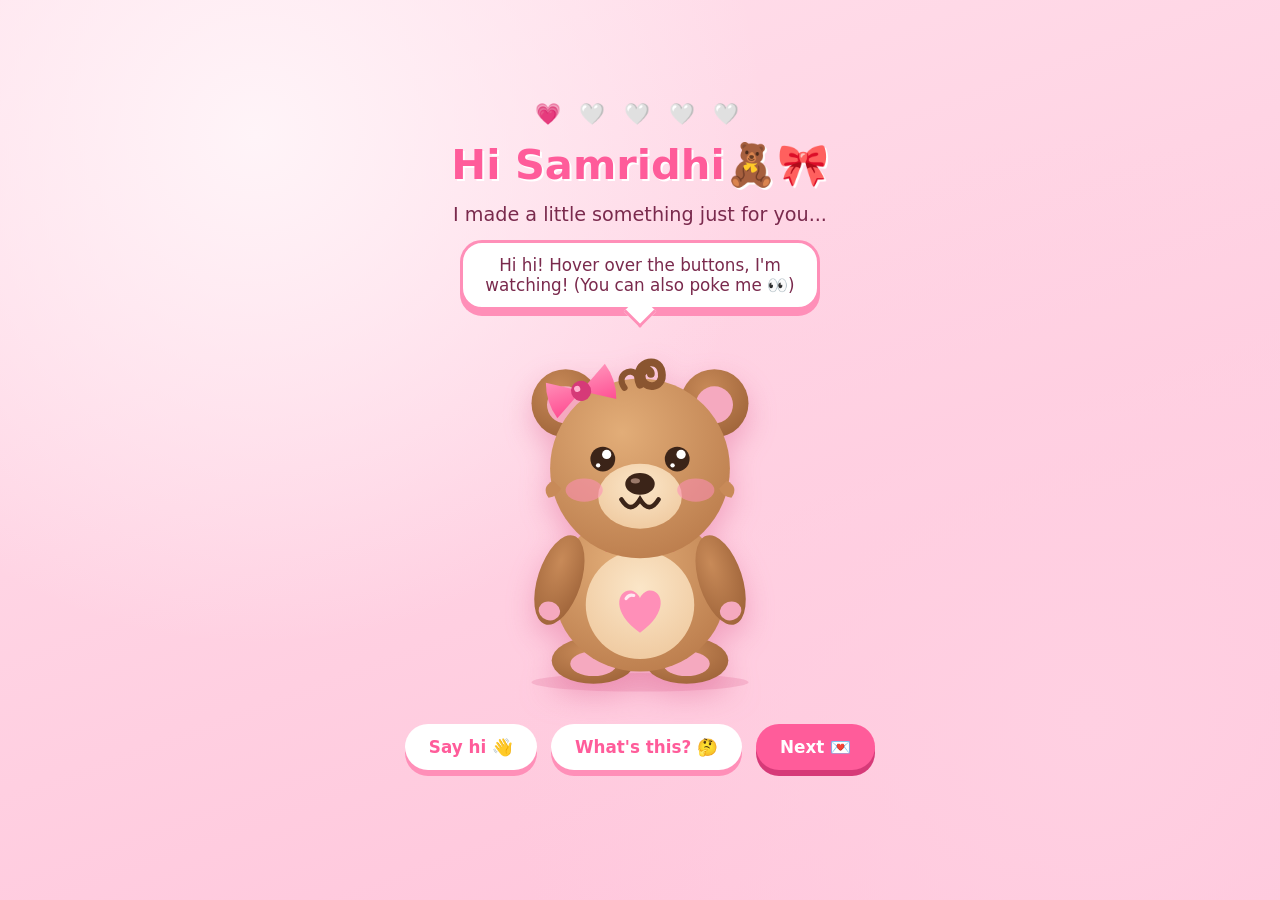
<file: index.html>
<!DOCTYPE html>
<html lang="en">
<head>
  <meta charset="UTF-8">
  <meta name="viewport" content="width=device-width, initial-scale=1">
  <title>Hi SAM 🧸🎀</title>
  <link rel="stylesheet" href="style.css">
</head>
<body data-start-wave="1">
  <main>
    <div class="progress">💗 🤍 🤍 🤍 🤍</div>
    <h1>Hi <span class="her-name"></span>🧸🎀</h1>
    <p class="sub">I made a little something just for you...</p>

    <div class="bubble">Hi hi! Hover over the buttons, I'm watching! (You can also poke me 👀)</div>
    <div class="bear-wrap"></div>

    <div class="btn-row">
      <button class="btn soft" data-mood="happy" data-say="Hiiii! 👋 So nice to meet you!" data-hover="Say hi to me! 👋" data-wave="1" data-stay="1">Say hi 👋</button>
      <button class="btn soft" data-mood="surprised" data-say="It's a surprise... keep going 🤫" data-hover="Ooh, curious? 👀" data-anim="boing" data-stay="1">What's this? 🤔</button>
      <a class="btn" href="page2.html" data-mood="love" data-say="Yay, let's go! 💕" data-hover="Come with me! 💌">Next 💌</a>
    </div>
  </main>
  <script src="config.js"></script>
  <script src="bear.js"></script>
</body>
</html>
</file>
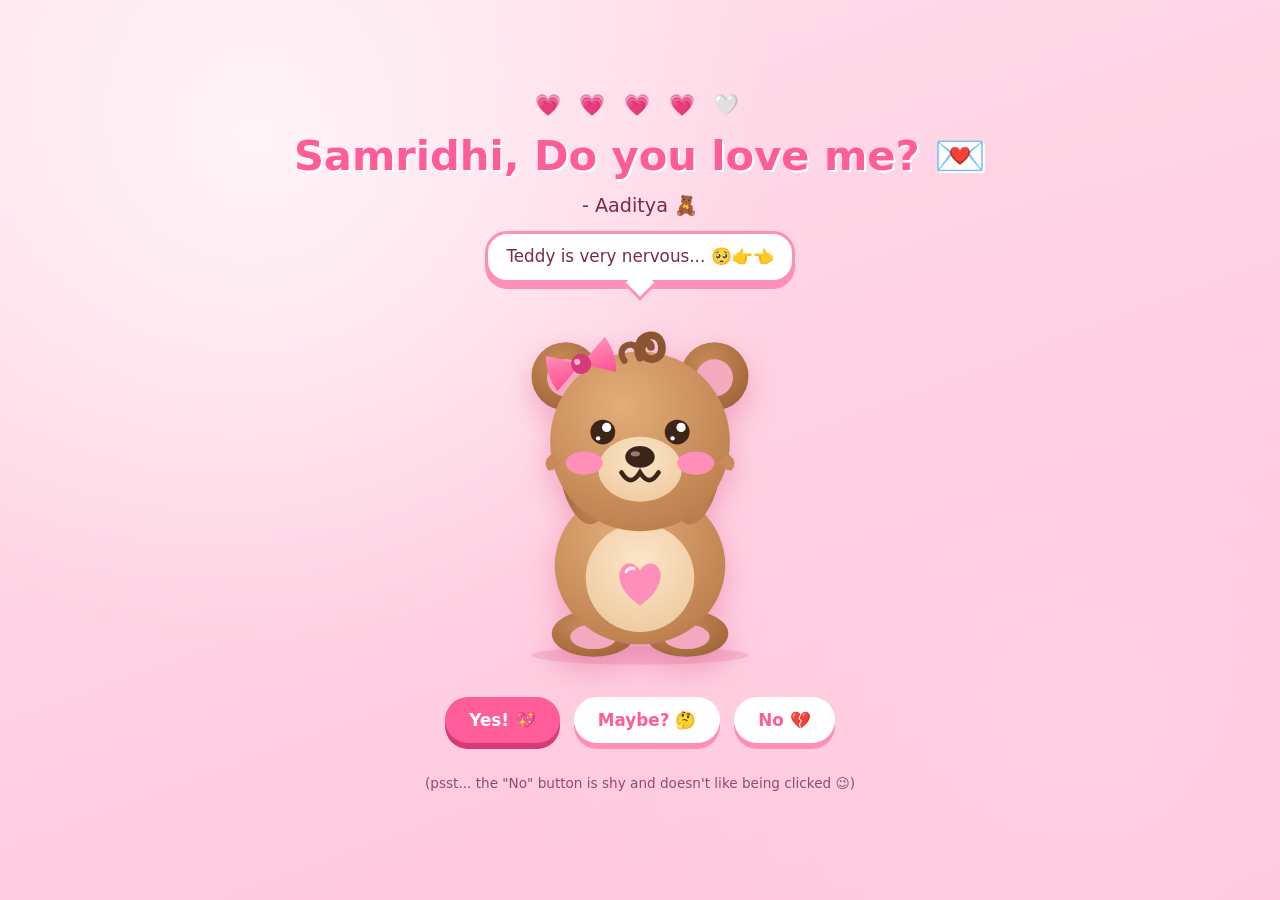
<file: ask.html>
<!DOCTYPE html>
<html lang="en">
<head>
  <meta charset="UTF-8">
  <meta name="viewport" content="width=device-width, initial-scale=1">
  <title>One question 💌</title>
  <link rel="stylesheet" href="style.css">
</head>
<body data-mood="shy">
  <main>
    <div class="progress">💗 💗 💗 💗 🤍</div>
    <h1> 
      <span class="her-name"></span>, Do you love me? 💌
    </h1>
    <p class="sub">- <span class="your-name"></span> 🧸</p>

    <div class="bubble">Teddy is very nervous... 🥺👉👈</div>
    <div class="bear-wrap"></div>

    <div class="btn-row">
      <a class="btn" id="yes" href="yes.html" data-mood="love" data-say="YESSS!! 💖💖💖" data-hover="Pleaaase say yes! 🥹💗" data-confetti="1">Yes! 💖</a>
      <button class="btn soft" id="maybe" data-mood="shy" data-hover="Hmm? Really? 🥺" data-stay="1">Maybe? 🤔</button>
      <button class="btn soft dodge" id="no" data-mood="sad" data-hover="Nooo don't press that 😭" data-stay="1">No 💔</button>
    </div>
    <p class="note">(psst... the "No" button is shy and doesn't like being clicked 😉)</p>
  </main>
  <script src="config.js"></script>
  <script src="bear.js"></script>
  <script>
    // "No" runs away
    const no = document.getElementById("no");
    const row = document.querySelector(".btn-row");
    const yes = document.getElementById("yes");
    let tries = 0;
    function dodge() {
      tries++;
      const maxX = Math.min(row.clientWidth, window.innerWidth) / 2 - 60;
      const x = (Math.random() * 2 - 1) * Math.max(maxX, 80);
      const y = (Math.random() * 2 - 1) * 90;
      no.style.position = "relative";
      no.style.left = x + "px";
      no.style.top = y + "px";
      const lines = [
        "Hehe, missed! 😜", "Too slow! 💨", "You can't catch it! 🏃",
        "Teddy is crying... 😭", "Just press Yes 🥺💗"
      ];
      Bear.say(lines[Math.min(tries - 1, lines.length - 1)]);
      Bear.mood("sad");
      Bear.anim("wiggle");
      const d = Bear.dirTo(no);
      Bear.look(d.dx, d.dy);
      // the Yes button grows each time she tries to say no 😄
      yes.style.transform = "scale(" + Math.min(1 + tries * 0.12, 1.8) + ")";
    }
    no.addEventListener("mouseenter", dodge);
    no.addEventListener("touchstart", (e) => { e.preventDefault(); dodge(); }, { passive: false });
    no.addEventListener("click", dodge);

    // "Maybe" slowly turns into a yes 😏
    const maybe = document.getElementById("maybe");
    const maybeSteps = [
      { btn: "Maybe yes? 😏", say: "Maybe YES?! Teddy heard that! 👀" },
      { btn: "Okay, yes? 🥰", say: "Ooh, it's getting warmer... 🔥💗" },
      { btn: "YES! 💖", say: "She said yes!!! 🎉", go: true },
    ];
    let m = 0;
    maybe.addEventListener("click", () => {
      const step = maybeSteps[Math.min(m, maybeSteps.length - 1)];
      m++;
      Bear.say(step.say);
      Bear.mood(step.go ? "love" : "shy");
      Bear.jump();
      maybe.textContent = step.btn;
      if (step.go) {
        window.confetti(50);
        setTimeout(() => (window.location.href = "yes.html"), 900);
      }
    });
  </script>
</body>
</html>
</file>
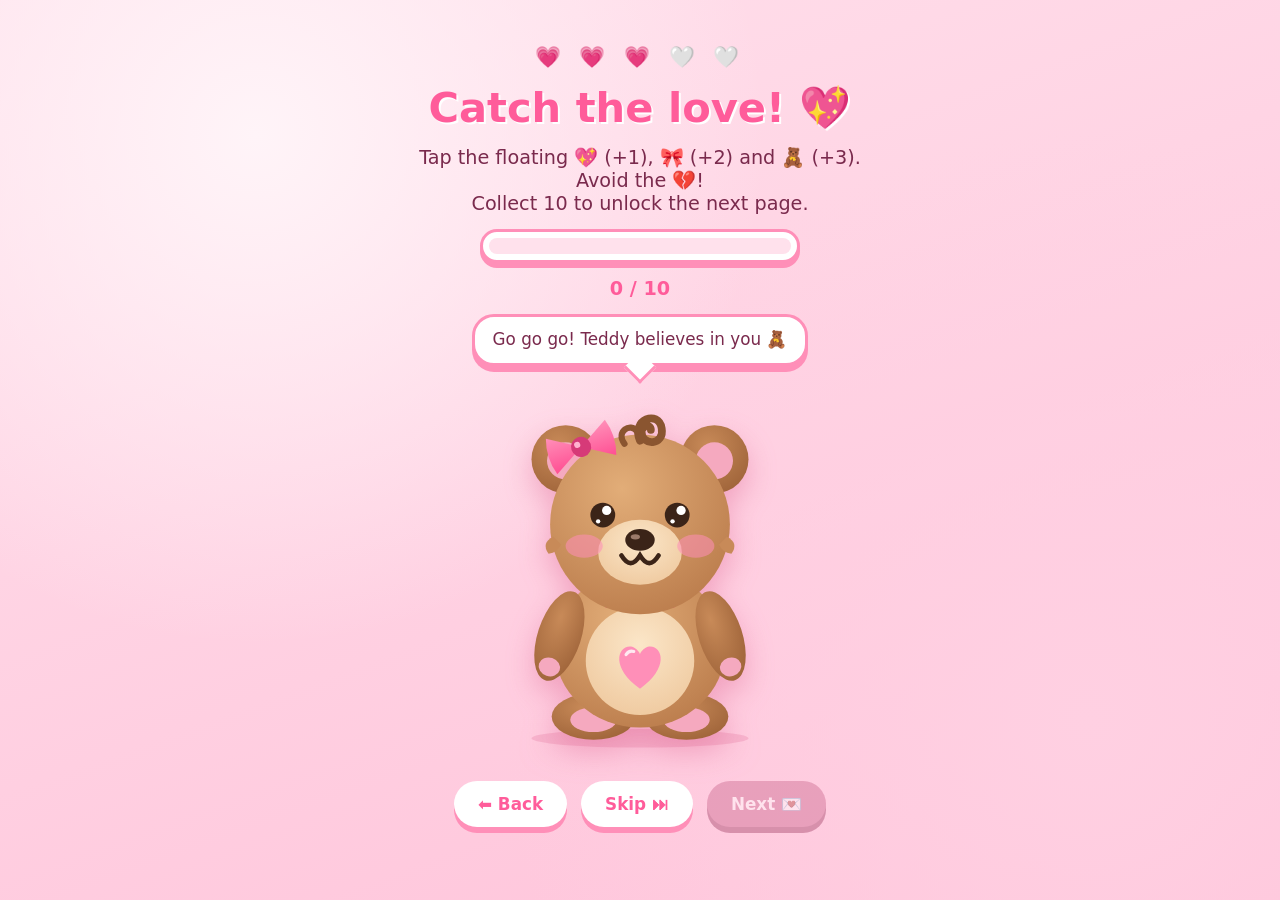
<file: game.html>
<!DOCTYPE html>
<html lang="en">
<head>
  <meta charset="UTF-8">
  <meta name="viewport" content="width=device-width, initial-scale=1">
  <title>Catch the hearts 🎮</title>
  <link rel="stylesheet" href="style.css">
</head>
<body>
  <main>
    <div class="progress">💗 💗 💗 🤍 🤍</div>
    <h1>Catch the love! 💖</h1>
    <p class="sub">Tap the floating 💖 (+1), 🎀 (+2) and 🧸 (+3). Avoid the 💔!<br>Collect 10 to unlock the next page.</p>

    <div class="hud"><div class="bar"><div class="fill" id="fill"></div></div></div>
    <div class="score-text" id="score">0 / 10</div>

    <div class="bubble" id="gameBubble">Go go go! Teddy believes in you 🧸</div>
    <div class="bear-wrap"></div>

    <div class="btn-row">
      <a class="btn soft" href="page2.html" data-mood="happy" data-say="Going back! ⬅️" data-hover="Back we go!">⬅ Back</a>
      <a class="btn soft" href="ask.html" data-mood="surprised" data-say="Skipping the game? 😮" data-hover="Skip? Really? 😮">Skip ⏭</a>
      <a class="btn locked" id="next" href="ask.html" data-mood="love" data-say="You did it!! 💖" data-hover="You're amazing! 💖">Next 💌</a>
    </div>
  </main>
  <script src="config.js"></script>
  <script src="bear.js"></script>
  <script>
    const GOAL = 10;
    let score = 0, won = false;
    const fill = document.getElementById("fill");
    const scoreEl = document.getElementById("score");
    const next = document.getElementById("next");

    function floatText(x, y, text) {
      const p = document.createElement("span");
      p.className = "plus";
      p.textContent = text;
      p.style.left = x + "px";
      p.style.top = y + "px";
      document.body.appendChild(p);
      setTimeout(() => p.remove(), 900);
    }

    function update() {
      scoreEl.textContent = score + " / " + GOAL;
      fill.style.width = Math.min(100, (score / GOAL) * 100) + "%";
    }

    function win() {
      won = true;
      document.querySelectorAll(".catchable").forEach((e) => e.remove());
      Bear.mood("love");
      Bear.baseMood = "love";
      Bear.say("YOU DID IT, " + (window.SITE ? window.SITE.herName : "my love") + "! 🎉💖 Teddy is so proud!");
      Bear.jump(); Bear.anim("spin"); window.confetti(70);
      next.classList.remove("locked");
    }

    function collect(el, type, e) {
      if (won) return;
      el.classList.add("popped");
      setTimeout(() => el.remove(), 300);
      const lines = {
        heart: ["Gotcha! 💖", "Nice one! 💗", "Love caught! 💕"],
        ribbon: ["A pretty ribbon! 🎀 +2", "Ooh fancy! 🎀"],
        bear: ["You found my friend! 🧸 +3", "Teddy hug! 🧸"],
        broken: ["Oops, not that one! 💔 −1", "Eek, a broken heart! 😢"],
      }[type];
      const delta = { heart: 1, ribbon: 2, bear: 3, broken: -1 }[type];
      score = Math.max(0, score + delta);
      floatText(e.clientX, e.clientY, (delta > 0 ? "+" : "") + delta);
      document.getElementById("gameBubble").textContent = lines[Math.floor(Math.random() * lines.length)];
      if (delta > 0) { Bear.mood("excited"); Bear.jump(); } else { Bear.mood("sad"); Bear.anim("wiggle"); }
      setTimeout(() => { if (!won) Bear.mood("happy"); }, 600);
      update();
      if (score >= GOAL) win();
    }

    function spawn() {
      if (won) return;
      const r = Math.random();
      let icon, type;
      if (r < 0.58) { icon = "💖"; type = "heart"; }
      else if (r < 0.76) { icon = "🎀"; type = "ribbon"; }
      else if (r < 0.88) { icon = "🧸"; type = "bear"; }
      else { icon = "💔"; type = "broken"; }
      const el = document.createElement("span");
      el.className = "catchable";
      el.textContent = icon;
      el.style.left = 4 + Math.random() * 88 + "vw";
      el.style.fontSize = 34 + Math.random() * 20 + "px";
      el.style.animationDuration = 5 + Math.random() * 3 + "s";
      el.addEventListener("pointerdown", (e) => { e.preventDefault(); collect(el, type, e); });
      el.addEventListener("animationend", () => el.remove());
      document.body.appendChild(el);
    }

    update();
    setInterval(spawn, 650);
    spawn();
  </script>
</body>
</html>
</file>
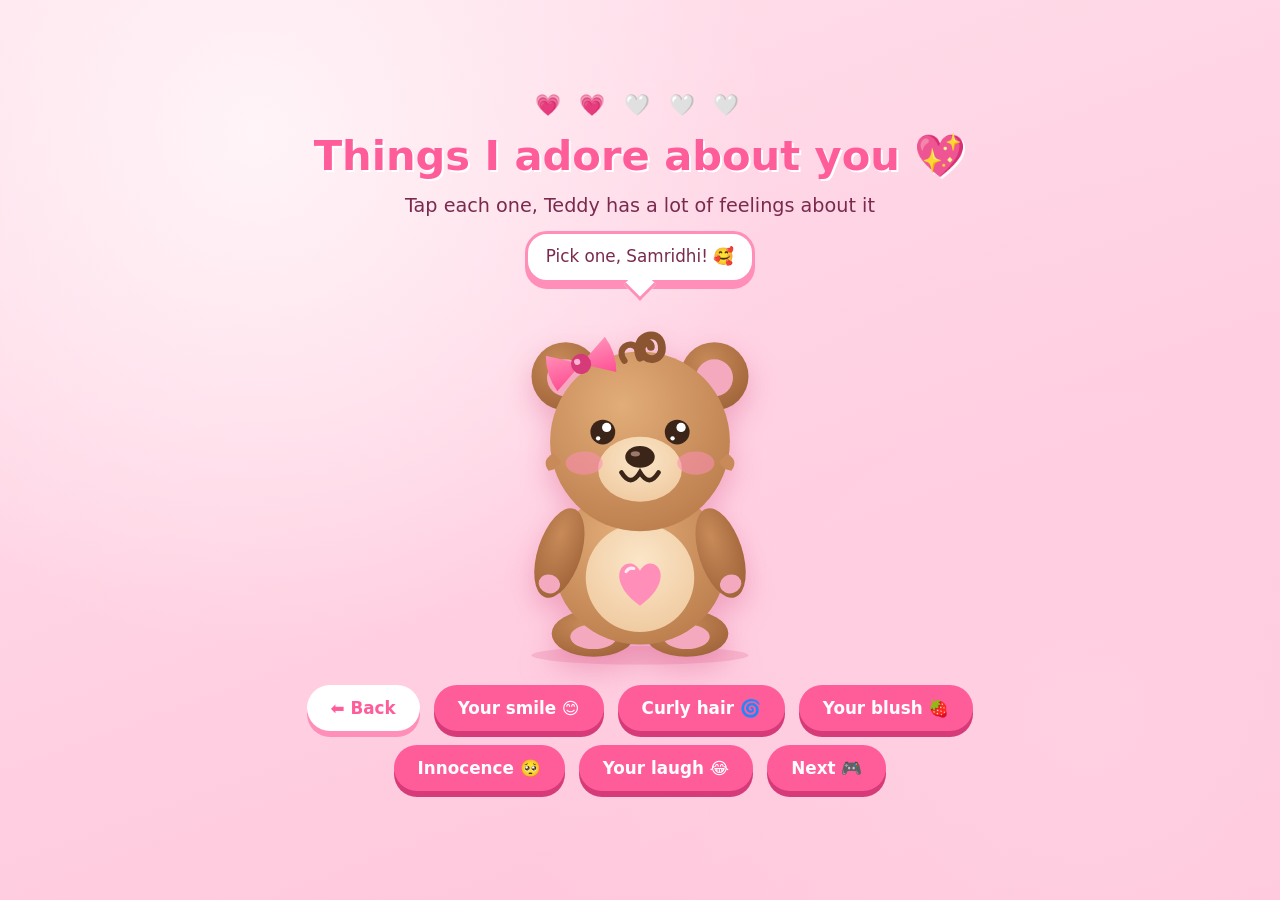
<file: page2.html>
<!DOCTYPE html>
<html lang="en">
<head>
  <meta charset="UTF-8">
  <meta name="viewport" content="width=device-width, initial-scale=1">
  <title>Things I love 💖</title>
  <link rel="stylesheet" href="style.css">
</head>
<body>
  <main>
    <div class="progress">💗 💗 🤍 🤍 🤍</div>
    <h1>Things I adore about you 💖</h1>
    <p class="sub">Tap each one, Teddy has a lot of feelings about it</p>

    <div class="bubble">Pick one, <span class="her-name"></span>! 🥰</div>
    <div class="bear-wrap"></div>

    <div class="btn-row">
      <a class="btn soft" href="index.html" data-mood="happy" data-say="Going back! ⬅️" data-hover="Want to start over?">⬅ Back</a>
      <button class="btn" data-mood="love" data-say="Your smile makes my whole day better 😊💗" data-hover="That smile... 😍" data-anim="boing" data-stay="1">Your smile 😊</button>
      <button class="btn" data-mood="excited" data-say="Your curly hair 🌀 every bouncy curl is like a tiny spring... I could stare at it all day!" data-hover="Boing boing, those curls! 🌀" data-anim="spin" data-stay="1">Curly hair 🌀</button>
      <button class="btn" data-mood="shy" data-say="The way you blush turns your cheeks into little pink strawberries 🍓🥰" data-hover="Look at those rosy cheeks... 🍓" data-anim="wiggle" data-stay="1">Your blush 🍓</button>
      <button class="btn" data-mood="shy" data-say="Your innocence is so pure, it makes the whole world feel softer 🥺🤍" data-hover="So pure... 🥺" data-anim="boing" data-stay="1">Innocence 🥺</button>
      <button class="btn" data-mood="excited" data-say="Your laugh is my favourite sound in the world 😂💕" data-hover="Hehehe! 😆" data-anim="wiggle" data-stay="1">Your laugh 😂</button>
      <a class="btn" href="game.html" data-mood="surprised" data-say="Wait, there's a little game first! 🎮" data-hover="Ready to play a game? 🎮">Next 🎮</a>
    </div>
  </main>
  <script src="config.js"></script>
  <script src="bear.js"></script>
</body>
</html>
</file>
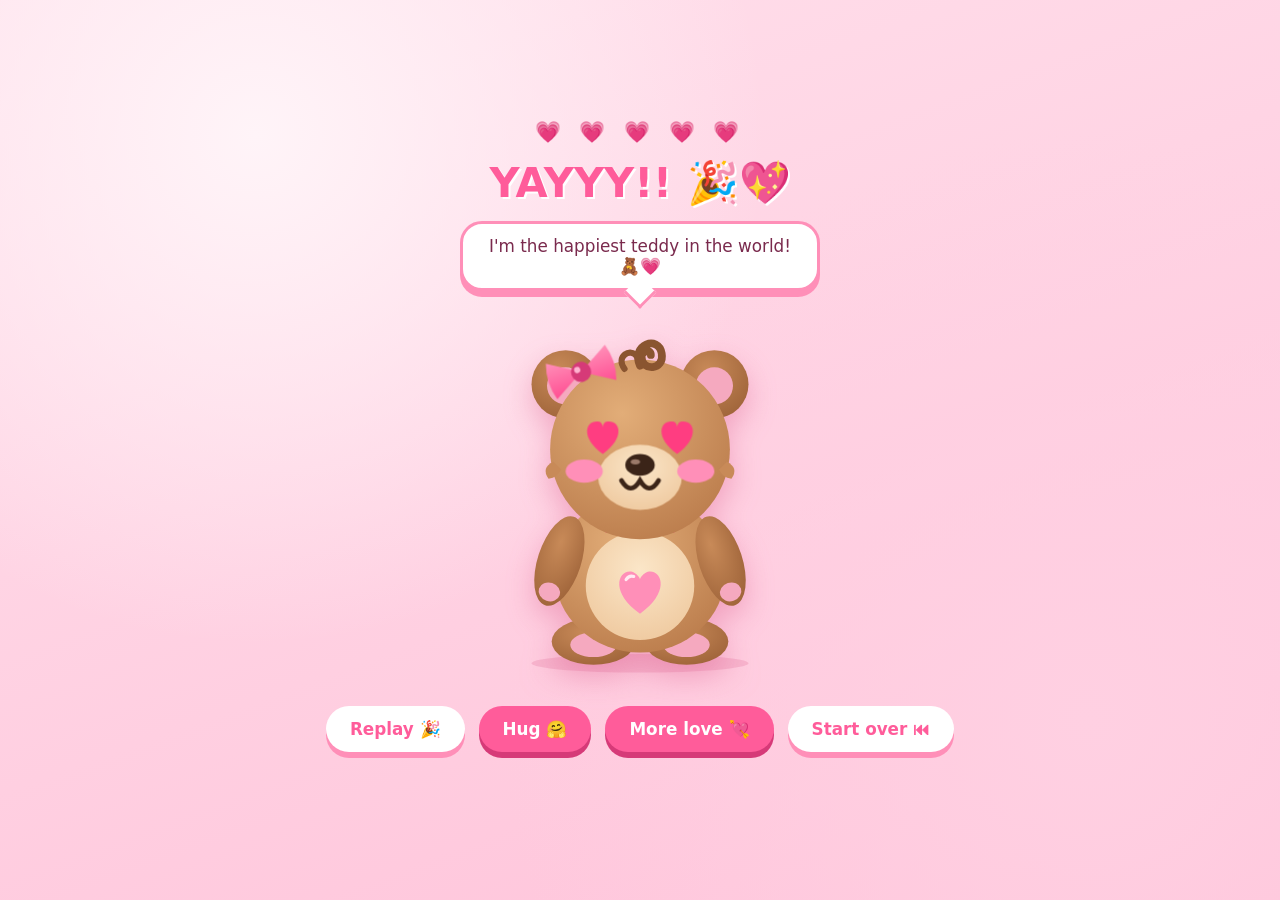
<file: yes.html>
<!DOCTYPE html>
<html lang="en">
<head>
  <meta charset="UTF-8">
  <meta name="viewport" content="width=device-width, initial-scale=1">
  <title>She said YES! 🎉</title>
  <link rel="stylesheet" href="style.css">
</head>
<body data-mood="love" data-bounce="1" data-confetti="1" data-start-wave="1">
  <main>
    <div class="progress">💗 💗 💗 💗 💗</div>
    <h1>YAYYY!! 🎉💖</h1>

    <div class="bubble" id="yesBubble">I'm the happiest teddy in the world! 🧸💗</div>
    <div class="bear-wrap"></div>

    <div class="btn-row">
      <button class="btn soft" id="replay" data-mood="excited" data-hover="Do the party again? 🎉" data-stay="1">Replay 🎉</button>
      <button class="btn" data-mood="excited" data-say="Hugs! 🤗💞" data-hover="Come here! 🤗" data-confetti="1" data-wave="1" data-anim="boing" data-stay="1">Hug 🤗</button>
      <button class="btn" data-mood="love" data-say="I like you so much 💘" data-hover="💘💘💘" data-confetti="1" data-anim="spin" data-stay="1">More love 💘</button>
      <a class="btn soft" href="index.html" target="_self" data-instant="1" data-stay="1" data-mood="happy" data-hover="Go back to the start? ⏮">Start over ⏮</a>
    </div>
  </main>
  <script src="config.js"></script>
  <script src="bear.js"></script>
  <script>
    // Replay = restart the celebration right here (no page reload needed)
    const replayLines = [
      "She said YES! Again!! 🎉💖", "Best day ever! 🧸💗", "Teddy is doing a happy dance! 💃🧸",
      "Yes yes yes yes YES! 🎀", "My heart is going boom boom 💓"
    ];
    let r = 0;
    document.getElementById("replay").addEventListener("click", () => {
      window.clearConfetti();
      window.confetti(90);
      Bear.baseMood = "love";
      Bear.mood("excited");
      Bear.say(replayLines[r++ % replayLines.length]);
      Bear.jump();
      Bear.wave();
      Bear.anim("spin");
      setTimeout(() => Bear.mood("love"), 1200);
    });
  </script>
</body>
</html>
</file>
<file: style.css>
* { box-sizing: border-box; margin: 0; padding: 0; }

:root {
  --pink-1: #ffe1ec;
  --pink-2: #ffc2d9;
  --pink-3: #ff8fb8;
  --pink-4: #ff5c9a;
  --ink: #7a2a4d;
}

html, body { height: 100%; }

body {
  font-family: "Comic Sans MS", "Baloo 2", "Segoe UI", system-ui, sans-serif;
  color: var(--ink);
  background:
    radial-gradient(circle at 20% 15%, #fff4f8 0, transparent 40%),
    radial-gradient(circle at 85% 80%, #ffd0e2 0, transparent 45%),
    linear-gradient(160deg, var(--pink-1), var(--pink-2));
  background-attachment: fixed;
  overflow-x: hidden;
  min-height: 100vh;
}

/* floating background bears / ribbons / hearts */
.floaty {
  position: fixed;
  bottom: -60px;
  pointer-events: none;
  opacity: 0.55;
  animation: floatUp linear infinite;
  z-index: 0;
  user-select: none;
}
@keyframes floatUp {
  0%   { transform: translateY(0) rotate(0deg); opacity: 0; }
  10%  { opacity: 0.6; }
  100% { transform: translateY(-115vh) rotate(360deg); opacity: 0; }
}

main {
  position: relative;
  z-index: 1;
  min-height: 100vh;
  display: flex;
  flex-direction: column;
  align-items: center;
  justify-content: center;
  gap: 14px;
  padding: 24px 16px 40px;
  text-align: center;
}

h1 {
  font-size: clamp(1.6rem, 5vw, 2.6rem);
  color: var(--pink-4);
  text-shadow: 2px 2px 0 #fff;
}

.sub {
  font-size: clamp(1rem, 3vw, 1.2rem);
  max-width: 480px;
}

.progress { font-size: 1.3rem; letter-spacing: 6px; }

/* speech bubble */
.bubble {
  position: relative;
  min-height: 52px;
  max-width: 360px;
  padding: 12px 18px;
  background: #fff;
  border: 3px solid var(--pink-3);
  border-radius: 22px;
  font-size: 1.05rem;
  box-shadow: 0 6px 0 var(--pink-3);
  transition: transform 0.2s;
}
.bubble::after {
  content: "";
  position: absolute;
  left: 50%;
  bottom: -16px;
  width: 20px; height: 20px;
  background: #fff;
  border-right: 3px solid var(--pink-3);
  border-bottom: 3px solid var(--pink-3);
  transform: translateX(-50%) rotate(45deg);
}
.bubble.pop { animation: pop 0.35s ease; }
@keyframes pop {
  0% { transform: scale(0.85); } 60% { transform: scale(1.08); } 100% { transform: scale(1); }
}

/* ---------- bear ---------- */
/* .bear-wrap = jump / wave layer, .bear-inner = idle + playful animations layer */
.bear-wrap {
  width: clamp(210px, 50vw, 310px);
  margin-top: 8px;
  filter: drop-shadow(0 12px 14px rgba(214, 80, 130, 0.35));
  cursor: pointer;
  -webkit-tap-highlight-color: transparent;
}
.bear-inner { transform-origin: 50% 90%; }
.bear-wrap svg { width: 100%; height: auto; overflow: visible; display: block; }

.bear-wrap.jump { animation: jump 0.6s ease; }
@keyframes jump {
  0% { transform: translateY(0) scale(1, 1); }
  25% { transform: translateY(6px) scale(1.06, 0.92); }
  55% { transform: translateY(-40px) scale(0.96, 1.05); }
  100% { transform: translateY(0) scale(1, 1); }
}

.bear-inner.bounce { animation: bounce 0.7s ease-in-out infinite; }
@keyframes bounce {
  0%,100% { transform: translateY(0) scale(1, 1); }
  50% { transform: translateY(-26px) scale(0.97, 1.04); }
}
.bear-inner.a-wiggle { animation: wiggle 0.7s ease; }
@keyframes wiggle {
  0%,100% { transform: rotate(0); } 20% { transform: rotate(-9deg); }
  40% { transform: rotate(8deg); } 60% { transform: rotate(-6deg); } 80% { transform: rotate(4deg); }
}
.bear-inner.a-spin { animation: spin 0.9s ease-in-out; }
@keyframes spin {
  0% { transform: rotate(0) scale(1); } 50% { transform: rotate(180deg) scale(1.1); } 100% { transform: rotate(360deg) scale(1); }
}
.bear-inner.a-boing { animation: boing 0.8s ease; }
@keyframes boing {
  0% { transform: scale(1, 1); } 20% { transform: scale(1.18, 0.82); } 40% { transform: scale(0.86, 1.16); }
  60% { transform: scale(1.08, 0.94); } 80% { transform: scale(0.97, 1.03); } 100% { transform: scale(1, 1); }
}

#bear-head { transition: transform 0.35s ease; transform-origin: 100px 100px; }
#eyes { transition: transform 0.25s ease; }
.arm { transition: transform 0.4s ease; }
#armL { transform-origin: 62px 138px; }
#armR { transform-origin: 138px 138px; }
.curl { transform-origin: 100px 40px; animation: curlbob 3s ease-in-out infinite; }
@keyframes curlbob { 0%,100% { transform: rotate(-4deg); } 50% { transform: rotate(5deg); } }

.eye-open { transform-box: fill-box; transform-origin: center; animation: blink 4.5s infinite; }
@keyframes blink { 0%,94%,100% { transform: scaleY(1); } 97% { transform: scaleY(0.08); } }

.wave #armR { animation: wave 0.5s ease-in-out 3; }
@keyframes wave {
  0%,100% { transform: rotate(-130deg); } 50% { transform: rotate(-95deg); }
}

/* mood layers: hide everything, then show what the mood needs */
.m-smile, .m-big, .m-o, .m-sad, .eye-open, .eye-arc, .eye-heart, .tear, .brows { display: none; }
.blush { opacity: 0.55; transition: opacity 0.3s; }

.mood-happy .m-smile, .mood-happy .eye-open { display: block; }
.mood-excited .m-big, .mood-excited .eye-arc { display: block; }
.mood-excited .blush { opacity: 0.9; }
.mood-love .m-smile, .mood-love .eye-heart { display: block; }
.mood-love .blush { opacity: 1; }
.mood-shy .m-smile, .mood-shy .eye-open { display: block; }
.mood-shy .blush { opacity: 1; }
.mood-shy #armL { transform: rotate(150deg); }
.mood-shy #armR { transform: rotate(-150deg); }
.mood-surprised .m-o, .mood-surprised .eye-open { display: block; }
.mood-sad .m-sad, .mood-sad .eye-open, .mood-sad .brows, .mood-sad .tear { display: block; }
.mood-sad .blush { opacity: 0.2; }

/* ---------- buttons (arranged left to right) ---------- */
.btn-row {
  display: flex;
  flex-wrap: wrap;
  justify-content: center;
  align-items: center;
  gap: 14px;
  margin-top: 10px;
  min-height: 70px;
  position: relative;
  max-width: 760px;
}
.btn {
  display: inline-block;
  padding: 13px 24px;
  font-family: inherit;
  font-size: 1.05rem;
  font-weight: 700;
  color: #fff;
  background: var(--pink-4);
  border: none;
  border-radius: 999px;
  cursor: pointer;
  text-decoration: none;
  box-shadow: 0 6px 0 #d63a78;
  transition: transform 0.15s, box-shadow 0.15s, background 0.2s, opacity 0.3s;
  position: relative;
}
.btn:hover { transform: translateY(-3px) scale(1.06); background: #ff74ab; box-shadow: 0 9px 0 #d63a78; }
.btn:active { transform: translateY(4px); box-shadow: 0 2px 0 #d63a78; }
.btn.soft { background: #fff; color: var(--pink-4); box-shadow: 0 6px 0 var(--pink-3); }
.btn.soft:hover { background: #fff5f9; box-shadow: 0 9px 0 var(--pink-3); }
.btn.dodge { transition: left 0.25s ease, top 0.25s ease, transform 0.15s; }
.btn.locked { opacity: 0.45; pointer-events: none; filter: grayscale(0.4); }

/* confetti */
.confetti {
  position: fixed;
  top: -30px;
  pointer-events: none;
  z-index: 5;
  animation: fall linear forwards;
}
@keyframes fall { to { transform: translateY(115vh) rotate(540deg); } }

.note { font-size: 0.85rem; opacity: 0.8; margin-top: 6px; }

/* ---------- catch-the-hearts game ---------- */
.hud {
  width: min(320px, 80vw);
  background: #fff;
  border: 3px solid var(--pink-3);
  border-radius: 999px;
  padding: 6px;
  box-shadow: 0 5px 0 var(--pink-3);
}
.hud .bar { height: 16px; border-radius: 999px; background: #ffe1ec; overflow: hidden; }
.hud .fill { height: 100%; width: 0%; border-radius: 999px; background: linear-gradient(90deg, #ff8fb8, #ff3d81); transition: width 0.3s; }
.score-text { font-size: 1.2rem; font-weight: 700; color: var(--pink-4); }

.catchable {
  position: fixed;
  bottom: -70px;
  z-index: 4;
  cursor: pointer;
  user-select: none;
  touch-action: manipulation;
  animation: riseUp linear forwards;
  filter: drop-shadow(0 4px 6px rgba(214, 80, 130, 0.35));
}
@keyframes riseUp {
  0% { transform: translateY(0) rotate(-8deg); }
  50% { transform: translateY(-60vh) rotate(8deg); }
  100% { transform: translateY(-120vh) rotate(-8deg); }
}
.catchable.popped { animation: popOut 0.3s ease-out forwards; pointer-events: none; }
@keyframes popOut { to { transform: scale(2.2); opacity: 0; } }
.plus {
  position: fixed;
  z-index: 6;
  font-weight: 700;
  color: var(--pink-4);
  pointer-events: none;
  text-shadow: 1px 1px 0 #fff;
  animation: plusUp 0.8s ease-out forwards;
}
@keyframes plusUp { to { transform: translateY(-50px); opacity: 0; } }
</file>
